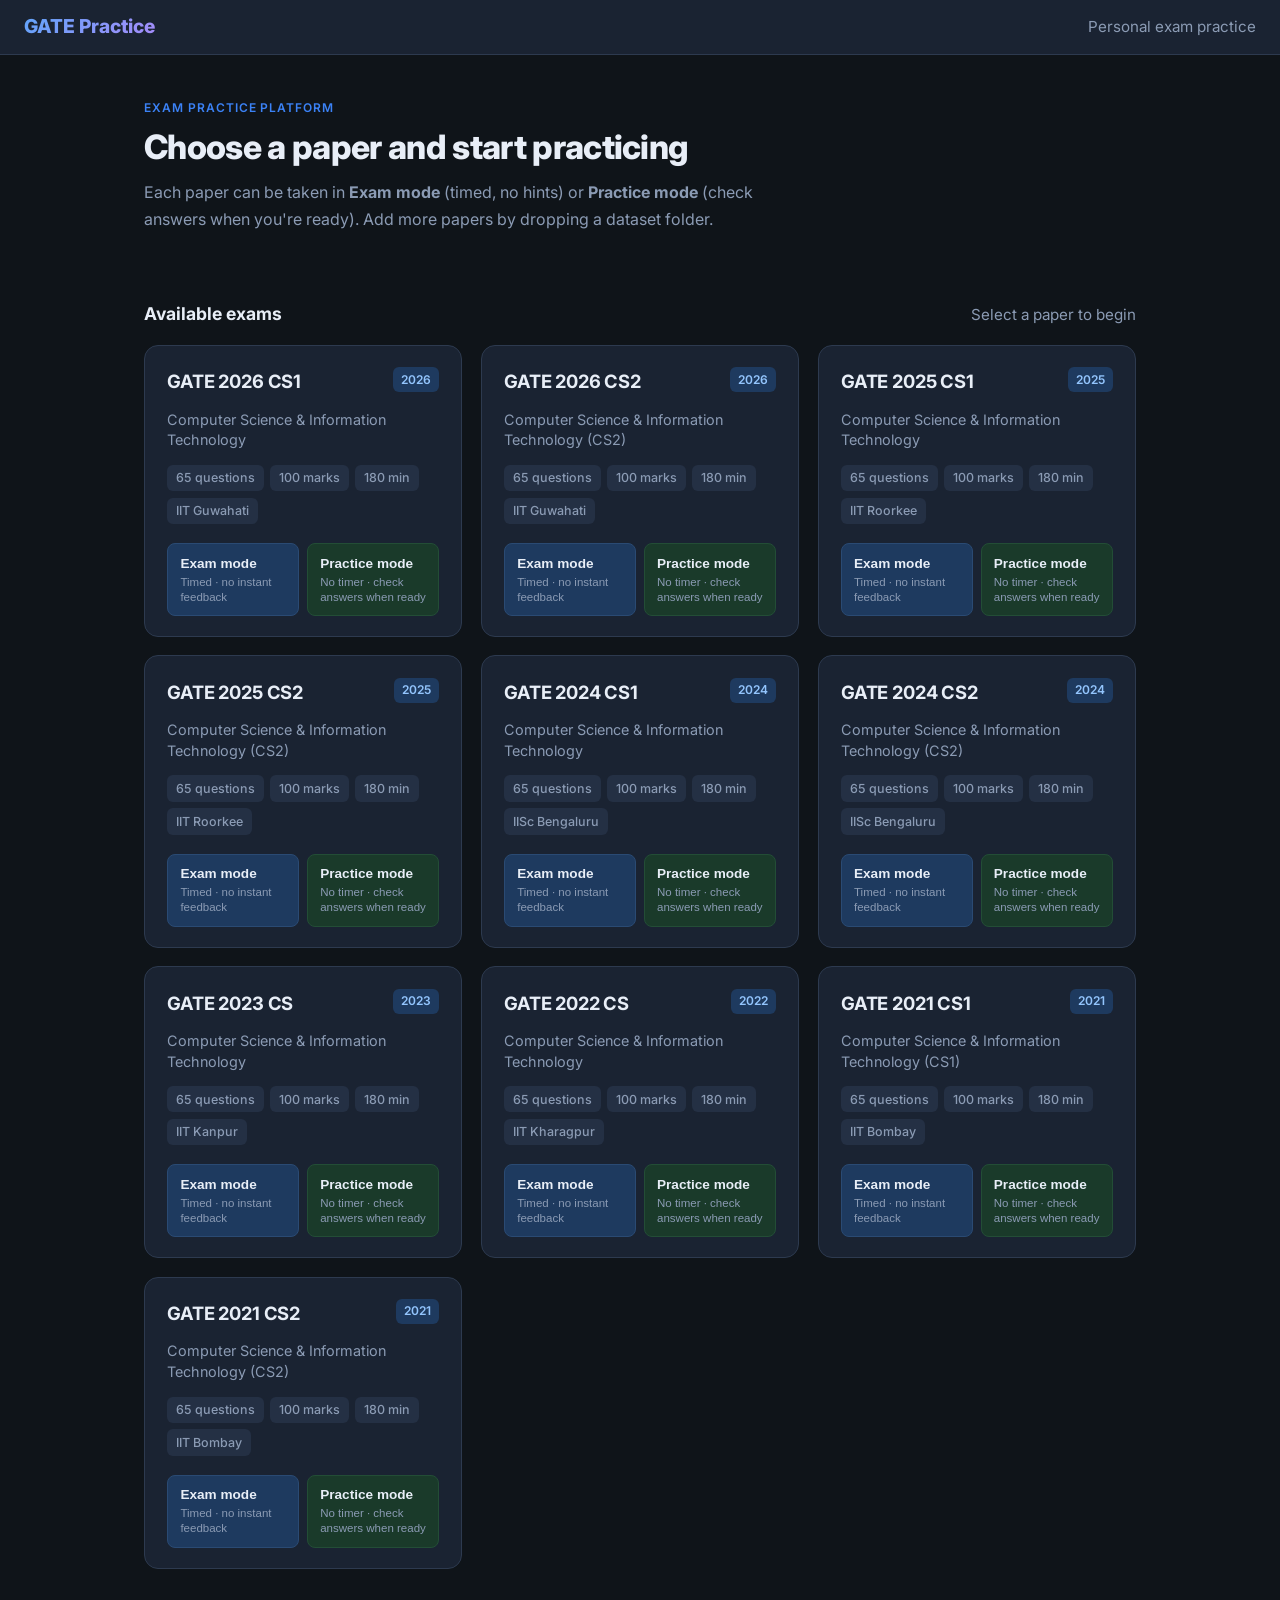
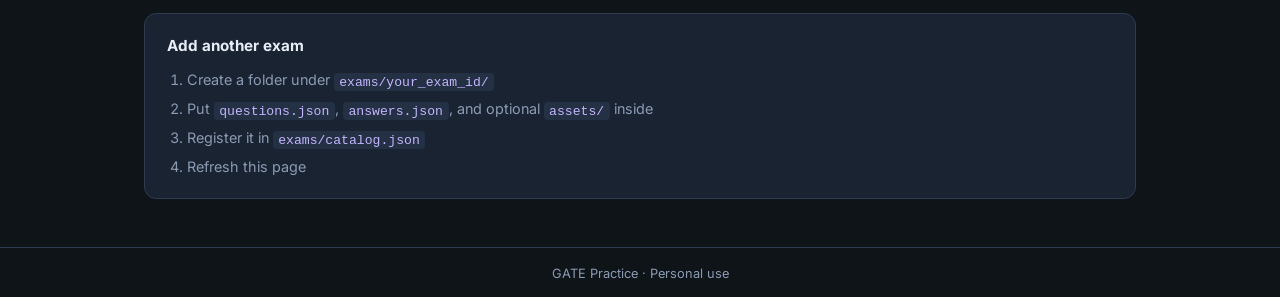
<file: index.html>
<!doctype html>
<html lang="en">
	<head>
		<meta charset="UTF-8" />
		<meta
			name="viewport"
			content="width=device-width, initial-scale=1.0"
		/>
		<title>GATE Practice — Home</title>
		<link
			rel="stylesheet"
			href="css/style.css"
		/>
		<link
			rel="preconnect"
			href="https://fonts.googleapis.com"
		/>
		<link
			rel="preconnect"
			href="https://fonts.gstatic.com"
			crossorigin
		/>
		<link
			href="https://fonts.googleapis.com/css2?family=Inter:wght@400;500;600;700;800&display=swap"
			rel="stylesheet"
		/>
	</head>
	<body class="home-page">
		<header class="topbar home-topbar">
			<div class="brand">
				<span class="logo">GATE Practice</span>
			</div>
			<div class="topbar-meta">
				<span class="muted">Personal exam practice</span>
			</div>
		</header>

		<main class="home">
			<section class="hero">
				<p class="eyebrow">Exam practice platform</p>
				<h1>Choose a paper and start practicing</h1>
				<p class="hero-desc">
					Each paper can be taken in
					<strong>Exam mode</strong> (timed, no hints) or
					<strong>Practice mode</strong> (check answers when you're
					ready). Add more papers by dropping a dataset folder.
				</p>
			</section>

			<section
				class="stats-bar"
				id="stats-bar"
			></section>

			<section class="section-head">
				<h2>Available exams</h2>
				<p class="muted">Select a paper to begin</p>
			</section>

			<section
				id="exam-list"
				class="exam-grid"
			>
				<div class="loading">Loading exams…</div>
			</section>

			<section class="how-to">
				<h3>Add another exam</h3>
				<ol>
					<li>
						Create a folder under <code>exams/your_exam_id/</code>
					</li>
					<li>
						Put <code>questions.json</code>,
						<code>answers.json</code>, and optional
						<code>assets/</code> inside
					</li>
					<li>Register it in <code>exams/catalog.json</code></li>
					<li>Refresh this page</li>
				</ol>
			</section>
		</main>

		<footer class="home-footer">
			<span>GATE Practice · Personal use</span>
		</footer>

		<script src="js/home.js"></script>
	</body>
</html>
</file>
<file: css/style.css>
:root {
  --bg: #0f1419;
  --surface: #1a2332;
  --surface2: #243044;
  --border: #2d3a4f;
  --text: #e8eef7;
  --muted: #8b9bb4;
  --primary: #3b82f6;
  --primary-hover: #2563eb;
  --success: #22c55e;
  --warning: #f59e0b;
  --danger: #ef4444;
  --radius: 10px;
  --font: "Inter", system-ui, -apple-system, sans-serif;
}

* { box-sizing: border-box; margin: 0; padding: 0; }

body {
  font-family: var(--font);
  background: var(--bg);
  color: var(--text);
  min-height: 100vh;
  line-height: 1.55;
}

a { color: inherit; text-decoration: none; }

/* Top bar */
.topbar {
  display: flex;
  align-items: center;
  justify-content: space-between;
  padding: 0.75rem 1.5rem;
  background: var(--surface);
  border-bottom: 1px solid var(--border);
  position: sticky;
  top: 0;
  z-index: 50;
}

.brand { display: flex; align-items: center; gap: 1rem; }
.logo {
  font-weight: 800;
  font-size: 1.2rem;
  background: linear-gradient(135deg, #60a5fa, #a78bfa);
  -webkit-background-clip: text;
  -webkit-text-fill-color: transparent;
}
.back {
  color: var(--muted);
  font-size: 0.9rem;
}
.back:hover { color: var(--text); }

.status { display: flex; gap: 1.5rem; font-variant-numeric: tabular-nums; }
#timer { font-weight: 600; color: var(--warning); }
#progress-text { color: var(--muted); }
.actions { display: flex; gap: 0.5rem; }

/* Buttons */
.btn {
  border: 1px solid var(--border);
  background: var(--surface2);
  color: var(--text);
  padding: 0.5rem 1rem;
  border-radius: 8px;
  font-size: 0.875rem;
  cursor: pointer;
  transition: all 0.15s;
}
.btn:hover { background: #2c3b52; }
.btn.primary {
  background: var(--primary);
  border-color: var(--primary);
  color: white;
}
.btn.primary:hover { background: var(--primary-hover); }
.btn.ghost { background: transparent; }
.btn:disabled { opacity: 0.4; cursor: not-allowed; }

/* ---------- Home page ---------- */
.home {
  max-width: 960px;
  margin: 0 auto;
  padding: 2.5rem 1.5rem;
}

.hero { margin-bottom: 2rem; }
.hero h1 { font-size: 1.75rem; margin-bottom: 0.4rem; }
.muted { color: var(--muted); font-size: 0.95rem; }
.hero code {
  background: var(--surface2);
  padding: 0.1rem 0.35rem;
  border-radius: 4px;
  font-size: 0.85rem;
}

.exam-grid {
  display: grid;
  grid-template-columns: repeat(auto-fill, minmax(280px, 1fr));
  gap: 1.25rem;
}

.exam-card {
  background: var(--surface);
  border: 1px solid var(--border);
  border-radius: 12px;
  padding: 1.4rem;
  cursor: pointer;
  transition: border-color 0.15s, transform 0.15s;
}
.exam-card:hover {
  border-color: var(--primary);
  transform: translateY(-2px);
}
.exam-card h2 {
  font-size: 1.15rem;
  margin-bottom: 0.25rem;
}
.exam-card .sub {
  color: var(--muted);
  font-size: 0.9rem;
  margin-bottom: 1rem;
}
.exam-card .meta {
  display: flex;
  flex-wrap: wrap;
  gap: 0.5rem;
  font-size: 0.8rem;
  color: var(--muted);
}
.exam-card .meta span {
  background: var(--surface2);
  padding: 0.2rem 0.5rem;
  border-radius: 6px;
}
.loading { color: var(--muted); }

/* ---------- Exam layout ---------- */
.layout {
  display: grid;
  grid-template-columns: 1fr 280px;
  max-width: 1400px;
  margin: 0 auto;
  min-height: calc(100vh - 56px);
}

.question-panel {
  padding: 1.75rem 2rem;
  overflow-y: auto;
}

.q-meta {
  display: flex;
  flex-wrap: wrap;
  gap: 0.5rem;
  margin-bottom: 1.25rem;
}

.badge {
  font-size: 0.75rem;
  font-weight: 600;
  padding: 0.25rem 0.6rem;
  border-radius: 6px;
  background: var(--surface2);
  color: var(--muted);
}
.badge.type { background: #1e3a5f; color: #93c5fd; }
.badge.marks { background: #1a3a2a; color: #86efac; }
.badge.section { background: #3b2a1a; color: #fcd34d; }

.q-text {
  font-size: 1.05rem;
  margin-bottom: 1.25rem;
  white-space: pre-wrap;
}

.q-text pre, .q-text code {
  font-family: "JetBrains Mono", "Fira Code", monospace;
  font-size: 0.85rem;
}
.q-text pre, .q-options pre, .review-explanation pre {
  background: #0d1117;
  border: 1px solid var(--border);
  border-radius: 8px;
  padding: 1rem;
  overflow-x: auto;
  margin: 0.75rem 0;
  white-space: pre;
}
.q-options pre, .review-explanation pre,
.q-options code, .review-explanation code {
  font-family: "JetBrains Mono", "Fira Code", monospace;
  font-size: 0.85rem;
}

/* Tables */
.q-tables { margin: 1rem 0 1.5rem; }
.q-table-wrap {
  overflow-x: auto;
  margin-bottom: 1rem;
  border: 1px solid var(--border);
  border-radius: var(--radius);
}
.q-table-wrap table {
  width: 100%;
  border-collapse: collapse;
  font-size: 0.9rem;
}
.q-table-wrap th,
.q-table-wrap td {
  padding: 0.55rem 0.85rem;
  border-bottom: 1px solid var(--border);
  text-align: left;
}
.q-table-wrap th {
  background: var(--surface2);
  font-weight: 600;
  color: var(--muted);
}
.q-table-wrap tr:last-child td { border-bottom: none; }
.q-table-wrap caption {
  text-align: left;
  padding: 0.5rem 0.85rem;
  font-size: 0.8rem;
  color: var(--muted);
  background: var(--surface);
}

/* Assets */
.q-assets { margin: 1rem 0 1.5rem; }
.q-assets img {
  display: block;
  max-width: 100%;
  max-height: 32rem;
  object-fit: contain;
  border-radius: var(--radius);
  border: 1px solid var(--border);
  background: #fff;
}

/* Options */
.q-options {
  display: flex;
  flex-direction: column;
  gap: 0.6rem;
  margin-bottom: 1.75rem;
}

/* 2x2 grid when options are images */
.q-options.image-grid {
  display: grid;
  grid-template-columns: 1fr 1fr;
  gap: 0.75rem;
}

.option {
  display: flex;
  align-items: flex-start;
  gap: 0.75rem;
  padding: 0.85rem 1rem;
  background: var(--surface);
  border: 1px solid var(--border);
  border-radius: var(--radius);
  cursor: pointer;
  transition: border-color 0.15s, background 0.15s;
}
.option:hover { border-color: #4b5e7a; }
.option.selected {
  border-color: var(--primary);
  background: #1a2a45;
}
.option.correct {
  border-color: var(--success);
  background: #132a1c;
}
.option.wrong {
  border-color: var(--danger);
  background: #2a1515;
}

.option input { margin-top: 0.25rem; accent-color: var(--primary); }
.option .label {
  font-weight: 700;
  color: var(--muted);
  min-width: 1.25rem;
}
.option .content { flex: 1; }

.option.has-image { align-items: center; }
.option-image {
  max-width: 240px;
  max-height: 150px;
  display: block;
  border-radius: 6px;
  background: #fff;
  border: 1px solid var(--border);
  object-fit: contain;
}
.option.selected .option-image {
  border-color: var(--primary);
  box-shadow: 0 0 0 2px rgba(59, 130, 246, 0.35);
}
.option.correct .option-image {
  border-color: var(--success);
  box-shadow: 0 0 0 2px rgba(34, 197, 94, 0.35);
}
.option.wrong .option-image {
  border-color: var(--danger);
  box-shadow: 0 0 0 2px rgba(239, 68, 68, 0.35);
}

.nat-input {
  width: 100%;
  max-width: 220px;
  padding: 0.7rem 1rem;
  font-size: 1.1rem;
  background: var(--surface);
  border: 1px solid var(--border);
  border-radius: var(--radius);
  color: var(--text);
  font-variant-numeric: tabular-nums;
}
.nat-input:focus {
  outline: none;
  border-color: var(--primary);
}

.nav-row {
  display: flex;
  flex-wrap: wrap;
  gap: 0.6rem;
  padding-top: 1rem;
  border-top: 1px solid var(--border);
}

/* Palette */
.palette-panel {
  background: var(--surface);
  border-left: 1px solid var(--border);
  padding: 1.25rem;
  overflow-y: auto;
  position: sticky;
  top: 56px;
  height: calc(100vh - 56px);
}
.palette-panel h3 {
  font-size: 0.9rem;
  margin-bottom: 0.75rem;
  color: var(--muted);
  text-transform: uppercase;
  letter-spacing: 0.04em;
}
.legend {
  display: flex;
  flex-wrap: wrap;
  gap: 0.4rem;
  margin-bottom: 1rem;
  font-size: 0.7rem;
}
.leg {
  padding: 0.15rem 0.4rem;
  border-radius: 4px;
  background: var(--surface2);
}
.leg.answered { background: #166534; }
.leg.marked { background: #6b21a8; }
.leg.current { background: var(--primary); }
.leg.not-visited { background: var(--surface2); color: var(--muted); }

.palette-grid {
  display: grid;
  grid-template-columns: repeat(5, 1fr);
  gap: 0.4rem;
  margin-bottom: 1.25rem;
}
.p-btn {
  aspect-ratio: 1;
  border: none;
  border-radius: 6px;
  background: var(--surface2);
  color: var(--text);
  font-size: 0.8rem;
  font-weight: 600;
  cursor: pointer;
}
.p-btn:hover { transform: scale(1.08); }
.p-btn.answered { background: #166534; }
.p-btn.marked { background: #6b21a8; }
.p-btn.current { outline: 2px solid #93c5fd; outline-offset: 1px; }
.p-btn.not-visited { background: var(--surface2); color: var(--muted); }

.summary {
  font-size: 0.85rem;
  color: var(--muted);
  display: flex;
  flex-direction: column;
  gap: 0.35rem;
}
.summary strong { color: var(--text); }

/* Modal */
.modal {
  position: fixed;
  inset: 0;
  background: rgba(0,0,0,0.7);
  display: flex;
  align-items: center;
  justify-content: center;
  z-index: 100;
  padding: 1rem;
}
.modal.hidden { display: none; }
.modal-card {
  background: var(--surface);
  border: 1px solid var(--border);
  border-radius: 14px;
  padding: 2rem;
  max-width: 480px;
  width: 100%;
}
.modal-card h2 { margin-bottom: 1.25rem; }
#results-body {
  font-size: 1rem;
  margin-bottom: 1.5rem;
  line-height: 1.7;
}
#results-body .score {
  font-size: 2.5rem;
  font-weight: 800;
  color: var(--primary);
}
.modal-actions { display: flex; gap: 0.6rem; justify-content: flex-end; }

.review-feedback {
  margin-top: 1rem;
  padding: 0.85rem 1rem;
  border-radius: var(--radius);
  font-size: 0.9rem;
}
.review-feedback.correct { background: #132a1c; border: 1px solid var(--success); }
.review-feedback.wrong { background: #2a1515; border: 1px solid var(--danger); }
.review-feedback.partial { background: #2a2415; border: 1px solid var(--warning); }

.review-explanation {
  margin-top: 0.85rem;
  padding: 0.85rem 1rem;
  border-radius: var(--radius);
  background: var(--surface2);
  border: 1px solid var(--border);
  font-size: 0.9rem;
}

@media (max-width: 900px) {
  .layout { grid-template-columns: 1fr; }
  .palette-panel {
    position: fixed;
    right: 0;
    top: 56px;
    width: 280px;
    transform: translateX(100%);
    transition: transform 0.25s;
    z-index: 40;
  }
  .palette-panel.open { transform: translateX(0); }
}

@media (min-width: 901px) {
  .layout {
    grid-template-columns: minmax(0, 1fr) 280px;
    transition: grid-template-columns 0.25s ease;
  }
  .layout.palette-closed { grid-template-columns: minmax(0, 1fr) 0fr; }
  .palette-panel {
    min-width: 0;
    transition: opacity 0.2s ease, padding 0.25s ease, border-width 0.25s ease,
      visibility 0s;
  }
  .layout.palette-closed .palette-panel {
    overflow: hidden;
    padding-left: 0;
    padding-right: 0;
    border-left-width: 0;
    opacity: 0;
    visibility: hidden;
    transition: opacity 0.2s ease, padding 0.25s ease, border-width 0.25s ease,
      visibility 0s linear 0.25s;
  }
  .layout:not(.palette-closed) .palette-panel {
    overflow-y: auto;
    visibility: visible;
  }
}

/* ========== Professional home page ========== */
.home-page {
  min-height: 100vh;
  display: flex;
  flex-direction: column;
}

.home-topbar {
  backdrop-filter: blur(8px);
}

.topbar-meta {
  font-size: 0.85rem;
}

.home {
  flex: 1;
  max-width: 1040px;
  margin: 0 auto;
  padding: 2.75rem 1.5rem 3rem;
  width: 100%;
}

.hero {
  margin-bottom: 2rem;
  max-width: 640px;
}

.eyebrow {
  font-size: 0.75rem;
  font-weight: 600;
  letter-spacing: 0.08em;
  text-transform: uppercase;
  color: var(--primary);
  margin-bottom: 0.6rem;
}

.hero h1 {
  font-size: clamp(1.6rem, 4vw, 2.1rem);
  font-weight: 800;
  letter-spacing: -0.02em;
  line-height: 1.2;
  margin-bottom: 0.75rem;
}

.hero-desc {
  color: var(--muted);
  font-size: 1rem;
  line-height: 1.65;
}

.stats-bar {
  display: flex;
  flex-wrap: wrap;
  gap: 0.75rem;
  margin-bottom: 2.25rem;
}

.stat-pill {
  background: var(--surface);
  border: 1px solid var(--border);
  border-radius: 999px;
  padding: 0.4rem 0.9rem;
  font-size: 0.85rem;
  color: var(--muted);
}

.stat-pill strong {
  color: var(--text);
  font-weight: 600;
}

.section-head {
  display: flex;
  align-items: baseline;
  justify-content: space-between;
  gap: 1rem;
  margin-bottom: 1.1rem;
}

.section-head h2 {
  font-size: 1.1rem;
  font-weight: 700;
}

.exam-grid {
  display: grid;
  grid-template-columns: repeat(auto-fill, minmax(300px, 1fr));
  gap: 1.15rem;
  margin-bottom: 2.75rem;
}

.exam-card {
  background: var(--surface);
  border: 1px solid var(--border);
  border-radius: 14px;
  padding: 1.35rem 1.4rem 1.25rem;
  cursor: pointer;
  transition: border-color 0.18s, transform 0.18s, box-shadow 0.18s;
  display: flex;
  flex-direction: column;
  gap: 0.85rem;
  position: relative;
  overflow: hidden;
}

.exam-card::before {
  content: "";
  position: absolute;
  top: 0;
  left: 0;
  right: 0;
  height: 3px;
  background: linear-gradient(90deg, #3b82f6, #a78bfa);
  opacity: 0;
  transition: opacity 0.18s;
}

.exam-card:hover {
  border-color: #3b6eu;
  border-color: #4b6fa8;
  transform: translateY(-3px);
  box-shadow: 0 12px 28px rgba(0, 0, 0, 0.25);
}

.exam-card:hover::before {
  opacity: 1;
}

.exam-card-header {
  display: flex;
  justify-content: space-between;
  align-items: flex-start;
  gap: 0.75rem;
}

.exam-card h2 {
  font-size: 1.15rem;
  font-weight: 700;
  letter-spacing: -0.01em;
  margin: 0;
}

.exam-year {
  font-size: 0.75rem;
  font-weight: 600;
  color: #93c5fd;
  background: #1e3a5f;
  padding: 0.2rem 0.5rem;
  border-radius: 6px;
  white-space: nowrap;
}

.exam-card .sub {
  color: var(--muted);
  font-size: 0.9rem;
  margin: 0;
  line-height: 1.45;
}

.exam-card .meta {
  display: flex;
  flex-wrap: wrap;
  gap: 0.4rem;
  margin-top: auto;
}

.exam-card .meta span {
  background: var(--surface2);
  padding: 0.22rem 0.55rem;
  border-radius: 6px;
  font-size: 0.78rem;
  color: var(--muted);
  font-weight: 500;
}

.exam-card .cta {
  margin-top: 0.35rem;
  font-size: 0.85rem;
  font-weight: 600;
  color: var(--primary);
  display: flex;
  align-items: center;
  gap: 0.35rem;
}

.exam-card:hover .cta {
  color: #93c5fd;
}

.how-to {
  background: var(--surface);
  border: 1px solid var(--border);
  border-radius: 12px;
  padding: 1.25rem 1.4rem;
}

.how-to h3 {
  font-size: 0.95rem;
  margin-bottom: 0.75rem;
}

.how-to ol {
  padding-left: 1.2rem;
  color: var(--muted);
  font-size: 0.9rem;
  display: flex;
  flex-direction: column;
  gap: 0.35rem;
}

.how-to code {
  background: var(--surface2);
  padding: 0.1rem 0.35rem;
  border-radius: 4px;
  font-size: 0.82rem;
  color: #c4b5fd;
}

.home-footer {
  border-top: 1px solid var(--border);
  padding: 1rem 1.5rem;
  text-align: center;
  font-size: 0.8rem;
  color: var(--muted);
}

@media (max-width: 600px) {
  .section-head {
    flex-direction: column;
    align-items: flex-start;
    gap: 0.2rem;
  }
}

/* Mode selection on home cards */
.mode-actions {
  display: grid;
  grid-template-columns: 1fr 1fr;
  gap: 0.5rem;
  margin-top: 0.35rem;
}

.mode-btn {
  display: flex;
  flex-direction: column;
  align-items: flex-start;
  gap: 0.15rem;
  padding: 0.65rem 0.75rem;
  text-align: left;
  border-radius: 8px;
  font-size: 0.8rem;
  line-height: 1.3;
}

.mode-btn .mode-title {
  font-weight: 700;
  font-size: 0.85rem;
  color: var(--text);
}

.mode-btn .mode-desc {
  color: var(--muted);
  font-size: 0.72rem;
  font-weight: 400;
}

.mode-btn.exam-mode {
  background: #1e3a5f;
  border-color: #2a4a73;
}

.mode-btn.exam-mode:hover {
  background: #254a75;
  border-color: #3b82f6;
}

.mode-btn.practice-mode {
  background: #1a3a2a;
  border-color: #234d36;
}

.mode-btn.practice-mode:hover {
  background: #1f4a32;
  border-color: #22c55e;
}

/* Practice mode badge in exam topbar */
.mode-badge {
  font-size: 0.7rem;
  font-weight: 700;
  letter-spacing: 0.04em;
  text-transform: uppercase;
  padding: 0.2rem 0.5rem;
  border-radius: 6px;
  margin-left: 0.5rem;
}
.mode-badge.exam {
  background: #1e3a5f;
  color: #93c5fd;
}
.mode-badge.practice {
  background: #1a3a2a;
  color: #86efac;
}

/* Instant feedback in practice mode */
.practice-feedback {
  margin-top: 0.85rem;
  padding: 0.75rem 1rem;
  border-radius: var(--radius);
  font-size: 0.9rem;
}
.practice-feedback.correct {
  background: #132a1c;
  border: 1px solid var(--success);
}
.practice-feedback.wrong {
  background: #2a1515;
  border: 1px solid var(--danger);
}
.practice-feedback.partial {
  background: #2a2415;
  border: 1px solid var(--warning);
}

@media (max-width: 520px) {
  .mode-actions {
    grid-template-columns: 1fr;
  }
}
</file>
